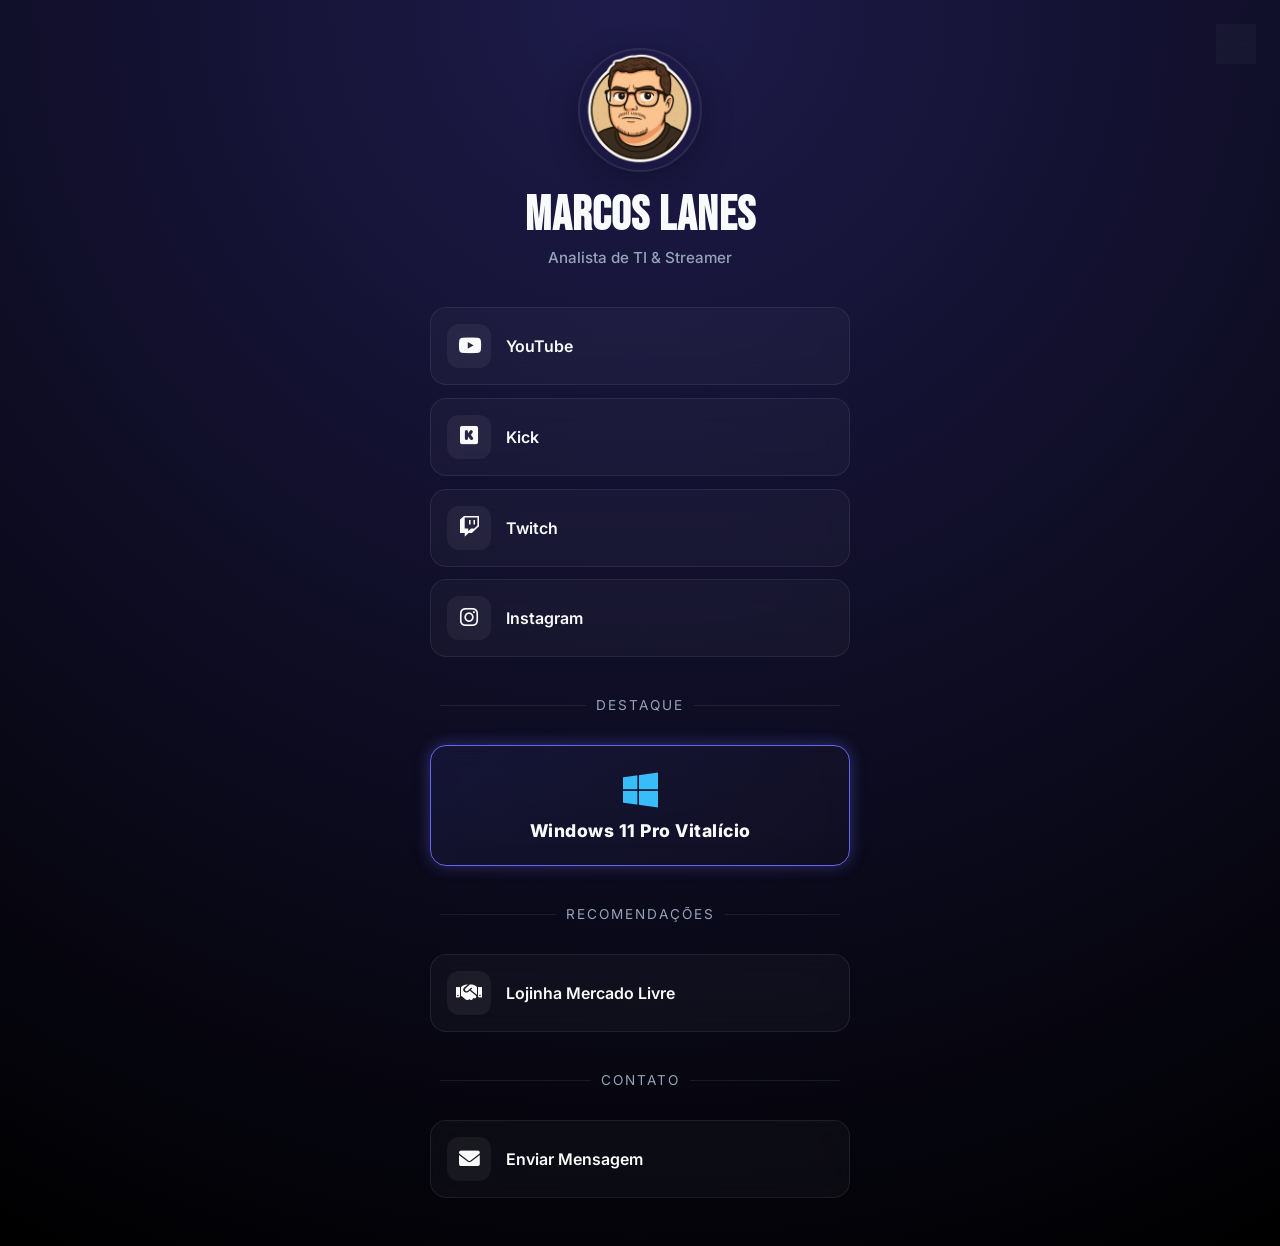
<file: index.html>
<!DOCTYPE html>
<html lang="pt-BR">
<head>
  <meta charset="UTF-8" />
  <meta name="viewport" content="width=device-width, initial-scale=1.0" />
  <title>Marcos Lanes | Links</title>
  <link rel="preconnect" href="https://fonts.googleapis.com">
  <link rel="preconnect" href="https://fonts.gstatic.com" crossorigin>
  <link href="https://fonts.googleapis.com/css2?family=Bebas+Neue&family=Inter:wght@400;500;600;800&display=swap" rel="stylesheet">
  <link rel="stylesheet" href="https://cdnjs.cloudflare.com/ajax/libs/font-awesome/6.0.0-beta3/css/all.min.css">
  <style>
    :root {
      --primary: #6366f1;
      --primary-glow: rgba(99, 102, 241, 0.4);
      --bg-gradient: radial-gradient(circle at top, #1e1b4b, #000000);
      --text: #f8fafc;
      --text-muted: #94a3b8;
      --card-bg: rgba(255, 255, 255, 0.03);
      --card-border: rgba(255, 255, 255, 0.08);
      --success: #10b981;
    }

    .light-mode {
      --bg-gradient: radial-gradient(circle at top, #e0e7ff, #f8fafc);
      --text: #0f172a;
      --text-muted: #475569;
      --card-bg: rgba(255, 255, 255, 0.6);
      --card-border: rgba(0, 0, 0, 0.05);
    }

    body {
      margin: 0;
      padding: 3rem 1rem;
      font-family: 'Inter', sans-serif;
      background: var(--bg-gradient);
      color: var(--text);
      display: flex;
      flex-direction: column;
      align-items: center;
      min-height: 100vh;
      box-sizing: border-box;
      transition: background 0.5s ease, color 0.5s ease;
    }

    .toggle-theme {
      position: absolute;
      top: 1.5rem;
      right: 1.5rem;
      background: var(--card-bg);
      backdrop-filter: blur(10px);
      border: 1px solid var(--card-border);
      color: var(--text);
      width: 40px;
      height: 40px;
      border-radius: 50%;
      cursor: pointer;
      display: flex;
      align-items: center;
      justify-content: center;
      font-size: 1.2rem;
      transition: transform 0.3s ease;
    }

    .toggle-theme:hover {
      transform: rotate(15deg) scale(1.1);
    }

    .container {
      width: 100%;
      max-width: 420px;
      text-align: center;
      display: flex;
      flex-direction: column;
      gap: 1.5rem;
    }

    header {
      margin-bottom: 1rem;
    }

    .profile-img {
      width: 120px;
      height: 120px;
      border-radius: 50%;
      object-fit: cover;
      margin-bottom: 1rem;
      border: 2px solid var(--card-border);
      box-shadow: 0 8px 32px rgba(0, 0, 0, 0.3);
      animation: float 4s ease-in-out infinite;
    }

    @keyframes float {
      0%, 100% { transform: translateY(0); }
      50% { transform: translateY(-8px); }
    }

    h1 {
      font-family: 'Bebas Neue', sans-serif;  
      font-size: 3rem;
      margin: 0;
      letter-spacing: 1px;
      line-height: 1;
    }

    .bio {
      font-size: 0.95rem;
      color: var(--text-muted);
      margin: 0.5rem 0 0;
      font-weight: 500;
    }

    .link-group {
      display: flex;
      flex-direction: column;
      gap: 0.8rem;
    }

    .item-card {
      display: flex;
      align-items: center;
      padding: 1rem;
      background: var(--card-bg);
      backdrop-filter: blur(12px);
      -webkit-backdrop-filter: blur(12px);
      border: 1px solid var(--card-border);
      border-radius: 16px;
      text-decoration: none;
      color: var(--text);
      font-weight: 600;
      font-size: 1rem;
      transition: all 0.3s cubic-bezier(0.4, 0, 0.2, 1);
      position: relative;
      overflow: hidden;
    }

    .item-card i {
      font-size: 1.3rem;
      width: 44px;
      height: 44px;
      margin-right: 15px;
      background: rgba(255, 255, 255, 0.05);
      display: flex;
      align-items: center;
      justify-content: center;
      border-radius: 12px;
      transition: all 0.3s ease;
    }

    .item-card:hover {
      transform: translateY(-3px);
      background: rgba(255, 255, 255, 0.08);
    }

    /* Cores de Hover Específicas com Glow */
    .youtube:hover { border-color: #ff0000; box-shadow: 0 4px 20px rgba(255, 0, 0, 0.2); }
    .youtube:hover i { color: #ff0000; background: rgba(255, 0, 0, 0.1); }
    
    .kick:hover { border-color: #53fc18; box-shadow: 0 4px 20px rgba(83, 252, 24, 0.2); }
    .kick:hover i { color: #53fc18; background: rgba(83, 252, 24, 0.1); }
    
    .twitch:hover { border-color: #9146FF; box-shadow: 0 4px 20px rgba(145, 70, 255, 0.2); }
    .twitch:hover i { color: #9146FF; background: rgba(145, 70, 255, 0.1); }
    
    .instagram:hover { border-color: #e1306c; box-shadow: 0 4px 20px rgba(225, 48, 108, 0.2); }
    .instagram:hover i { color: #e1306c; background: rgba(225, 48, 108, 0.1); }

    .mercadolivre:hover { border-color: #ffe600; box-shadow: 0 4px 20px rgba(255, 230, 0, 0.2); }
    .mercadolivre:hover i { color: #ffe600; background: rgba(255, 230, 0, 0.1); }

    /* Card de Oferta Modernizado */
    .offer-card {
      background: linear-gradient(135deg, rgba(99, 102, 241, 0.1) 0%, rgba(255, 255, 255, 0.02) 100%);
      border: 1px solid var(--primary);
      flex-direction: column;
      padding: 1.5rem;
      text-align: center;
      box-shadow: 0 0 15px var(--primary-glow);
    }

    .offer-card i {
      background: transparent;
      font-size: 2.5rem;
      color: #38bdf8;
      width: auto;
      height: auto;
      margin: 0 0 10px 0;
    }

    .offer-card .offer-title {
      font-weight: 800;
      font-size: 1.1rem;
      letter-spacing: 0.5px;
    }

    .offer-card:hover {
      transform: translateY(-4px) scale(1.02);
      box-shadow: 0 8px 25px var(--primary-glow);
      background: linear-gradient(135deg, rgba(99, 102, 241, 0.2) 0%, rgba(255, 255, 255, 0.05) 100%);
    }

    .divider {
      display: flex;
      align-items: center;
      font-size: 0.85rem;
      color: var(--text-muted);
      text-transform: uppercase;
      letter-spacing: 2px;
      margin: 1rem 0 0.5rem;
    }
    
    .divider::before, .divider::after {
      content: '';
      flex: 1;
      height: 1px;
      background: var(--card-border);
      margin: 0 10px;
    }
  </style>
</head>
<body>

  <button class="toggle-theme" onclick="toggleTheme()" aria-label="Alternar Tema">
    <i class="fas fa-moon" id="theme-icon"></i>
  </button>

  <div class="container">
    <header>
      <img src="new_logo_lanes_01.png" alt="Marcos Lanes" class="profile-img" />
      <h1>Marcos Lanes</h1>
      <p class="bio">Analista de TI & Streamer</p>
    </header>

    <div class="link-group">
      <a href="https://www.youtube.com/@marcoslanes?sub_confirmation=1" class="item-card youtube" target="_blank">
        <i class="fab fa-youtube"></i> YouTube
      </a>
      <a href="https://www.kick.com/marcoslanes" class="item-card kick" target="_blank">
        <i class="fab fa-kickstarter"></i> Kick
      </a>
      <a href="https://www.twitch.tv/marcoslanes" class="item-card twitch" target="_blank">
        <i class="fab fa-twitch"></i> Twitch
      </a>
      <a href="https://www.instagram.com/marcoslanes" class="item-card instagram" target="_blank">
        <i class="fab fa-instagram"></i> Instagram
      </a>
    </div>

    <div class="divider">Destaque</div>
    
    <div class="link-group">
      <a href="https://www.gvgmall.com/gvg/laneswin11" class="item-card offer-card" target="_blank">
        <i class="fab fa-windows"></i>
        <span class="offer-title">Windows 11 Pro Vitalício</span>
      </a>
    </div>

    <div class="divider">Recomendações</div>

    <div class="link-group">
      <a href="https://www.mercadolivre.com.br/social/marcoslanes/lists" class="item-card mercadolivre" target="_blank">
        <i class="fas fa-handshake"></i> Lojinha Mercado Livre
      </a>
    </div>

    <div class="divider">Contato</div>

    <div class="link-group">
      <a href="contato.html" class="item-card">
        <i class="fas fa-envelope"></i> Enviar Mensagem
      </a>
    </div>
  </div>

  <script>
    function toggleTheme() {
      document.body.classList.toggle('light-mode');
      const icon = document.getElementById('theme-icon');
      if (document.body.classList.contains('light-mode')) {
        icon.classList.remove('fa-moon');
        icon.classList.add('fa-sun');
      } else {
        icon.classList.remove('fa-sun');
        icon.classList.add('fa-moon');
      }
    }
  </script>
</body>
</html>
</file>
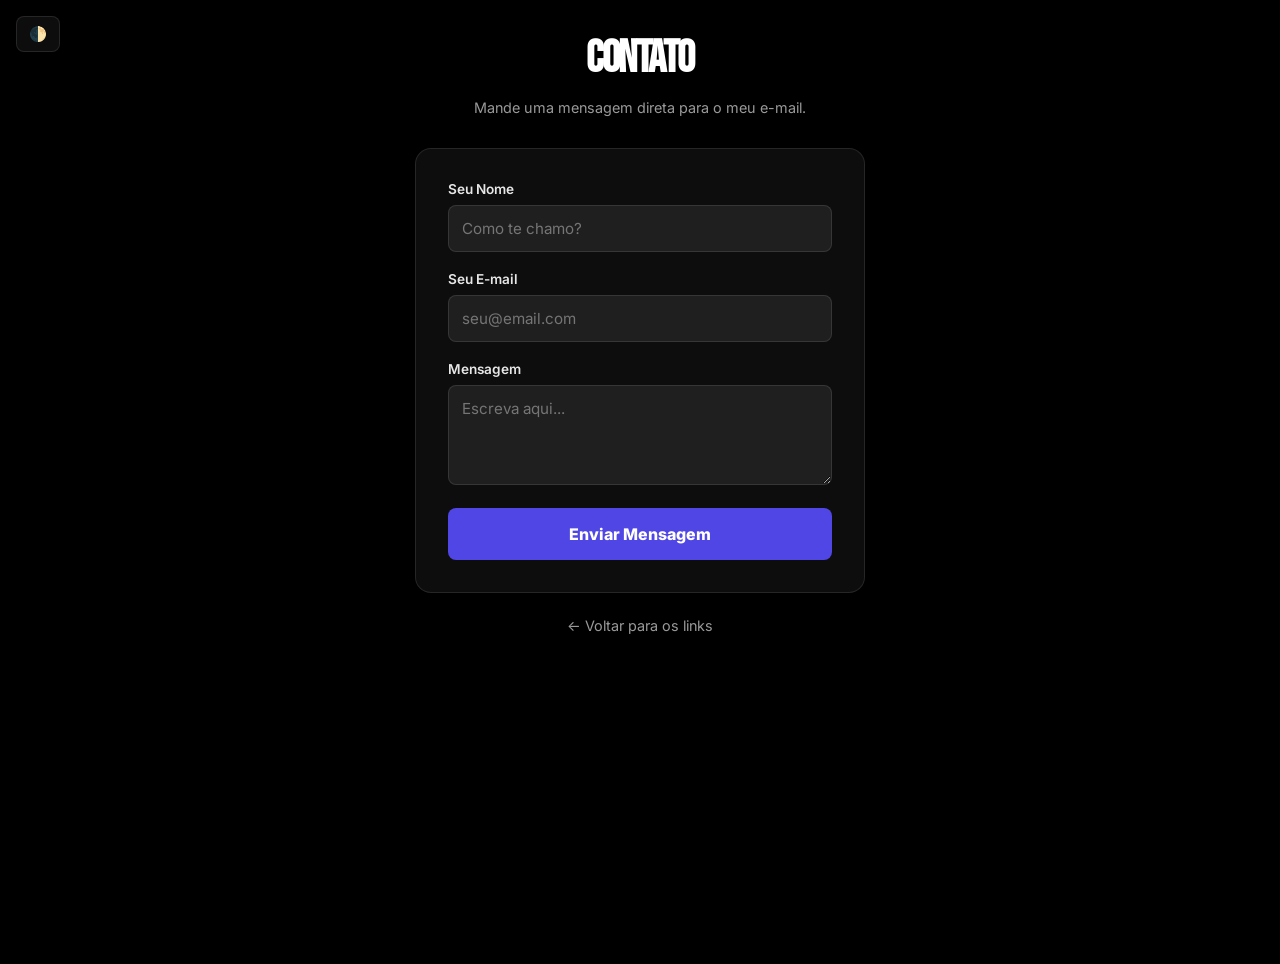
<file: contato.html>
<!DOCTYPE html>
<html lang="pt-BR">
<head>
  <meta charset="UTF-8" />
  <meta name="viewport" content="width=device-width, initial-scale=1.0" />
  <title>Contato | Marcos Lanes</title>
  <link rel="preconnect" href="https://fonts.googleapis.com">
  <link rel="preconnect" href="https://fonts.gstatic.com" crossorigin>
  <link href="https://fonts.googleapis.com/css2?family=Bebas+Neue&family=Inter:wght@400;600;800&display=swap" rel="stylesheet">
  <link rel="stylesheet" href="https://cdnjs.cloudflare.com/ajax/libs/font-awesome/6.0.0-beta3/css/all.min.css">
  <style>
    :root {
      --primary: #4f46e5;
      --bg: #000000;
      --text: #ffffff;
      --card-bg: rgba(255, 255, 255, 0.05);
      --card-border: rgba(255, 255, 255, 0.1);
      --input-bg: rgba(255, 255, 255, 0.08);
    }

    .light-mode {
      --bg: #f4f4f4;
      --text: #1e1e1e;
      --card-bg: #ffffff;
      --card-border: #ddd;
      --input-bg: #ffffff;
    }

    body {
      margin: 0;
      padding: 2rem 0;
      font-family: 'Inter', sans-serif;
      background-color: var(--bg);
      color: var(--text);
      display: flex;
      flex-direction: column;
      align-items: center;
      min-height: 100vh;
      transition: background-color 0.3s, color 0.3s;
    }

    .toggle-theme {
        position: fixed; /* Mudamos de absolute para fixed para ele não sair do lugar ao rolar */
        top: 1rem;
        left: 1rem;
        background: var(--card-bg);
        border: 1px solid var(--card-border);
        color: var(--text);
        padding: 8px 12px;
        border-radius: 8px;
        cursor: pointer;
        font-size: 0.9rem;
        font-weight: 600;
        z-index: 9999; /* Garante que fique acima de tudo */
        width: auto; /* Impede que ele tente ocupar a largura total */
    }        
    .container {
      width: 90%;
      max-width: 450px;
      text-align: center;
    }

    h1 {
      font-family: 'Bebas Neue', cursive;  
      font-size: 2.8rem;
      margin: 0 0 0.5rem 0;
      font-weight: 800;
      letter-spacing: -1.5px;
      color: var(--text);
    }

    .subtitle {
      font-size: 0.9rem;
      opacity: 0.6;
      margin-bottom: 2rem;
    }

    /* Estilização do Formulário Padrão Index */
    form {
      background: var(--card-bg);
      border: 1px solid var(--card-border);
      padding: 2rem;
      border-radius: 16px;
      text-align: left;
    }

    .form-group {
      margin-bottom: 1.2rem;
    }

    label {
      display: block;
      font-size: 0.85rem;
      font-weight: 600;
      margin-bottom: 0.5rem;
      opacity: 0.9;
    }

    input, textarea {
      width: 100%;
      padding: 0.8rem;
      background: var(--input-bg);
      border: 1px solid var(--card-border);
      border-radius: 8px;
      color: var(--text);
      font-family: 'Inter', sans-serif;
      font-size: 0.95rem;
      box-sizing: border-box;
      transition: border-color 0.2s;
    }

    input:focus, textarea:focus {
      outline: none;
      border-color: var(--primary);
    }

    textarea {
      resize: vertical;
      min-height: 100px;
    }

    button {
      width: 100%;
      padding: 1rem;
      background-color: var(--primary);
      color: white;
      border: none;
      border-radius: 8px;
      font-size: 1rem;
      font-weight: 800;
      cursor: pointer;
      font-family: 'Inter', sans-serif;
      transition: transform 0.2s, background-color 0.2s;
    }

    button:hover {
      background-color: #4338ca;
      transform: scale(1.02);
    }

    .back-link {
      display: inline-block;
      margin-top: 1.5rem;
      color: var(--text);
      text-decoration: none;
      font-size: 0.9rem;
      opacity: 0.6;
      transition: opacity 0.2s;
    }

    .back-link:hover {
      opacity: 1;
    }

  </style>
</head>
<body>

  <button class="toggle-theme" onclick="toggleTheme()">🌓</button>

  <div class="container">
    <h1>Contato</h1>
    <p class="subtitle">Mande uma mensagem direta para o meu e-mail.</p>

    <form action="https://formspree.io/f/mbdzlkpz" method="POST">
      
      <input type="hidden" name="_next" value="https://marcoslanes.com/">

      <div class="form-group">
        <label for="nome">Seu Nome</label>
        <input type="text" id="nome" name="name" placeholder="Como te chamo?" required>
      </div>

      <div class="form-group">
        <label for="email">Seu E-mail</label>
        <input type="email" id="email" name="_replyto" placeholder="seu@email.com" required>
      </div>

      <div class="form-group">
        <label for="mensagem">Mensagem</label>
        <textarea id="mensagem" name="message" placeholder="Escreva aqui..." required></textarea>
      </div>

      <input type="hidden" name="_subject" value="Nova mensagem do seu site!">

      <button type="submit">Enviar Mensagem</button>
    </form>

    <a href="index.html" class="back-link">← Voltar para os links</a>
  </div>

  <script>
    function toggleTheme() {
      document.body.classList.toggle('light-mode');
    }
  </script>
</body>
</html>
</file>
